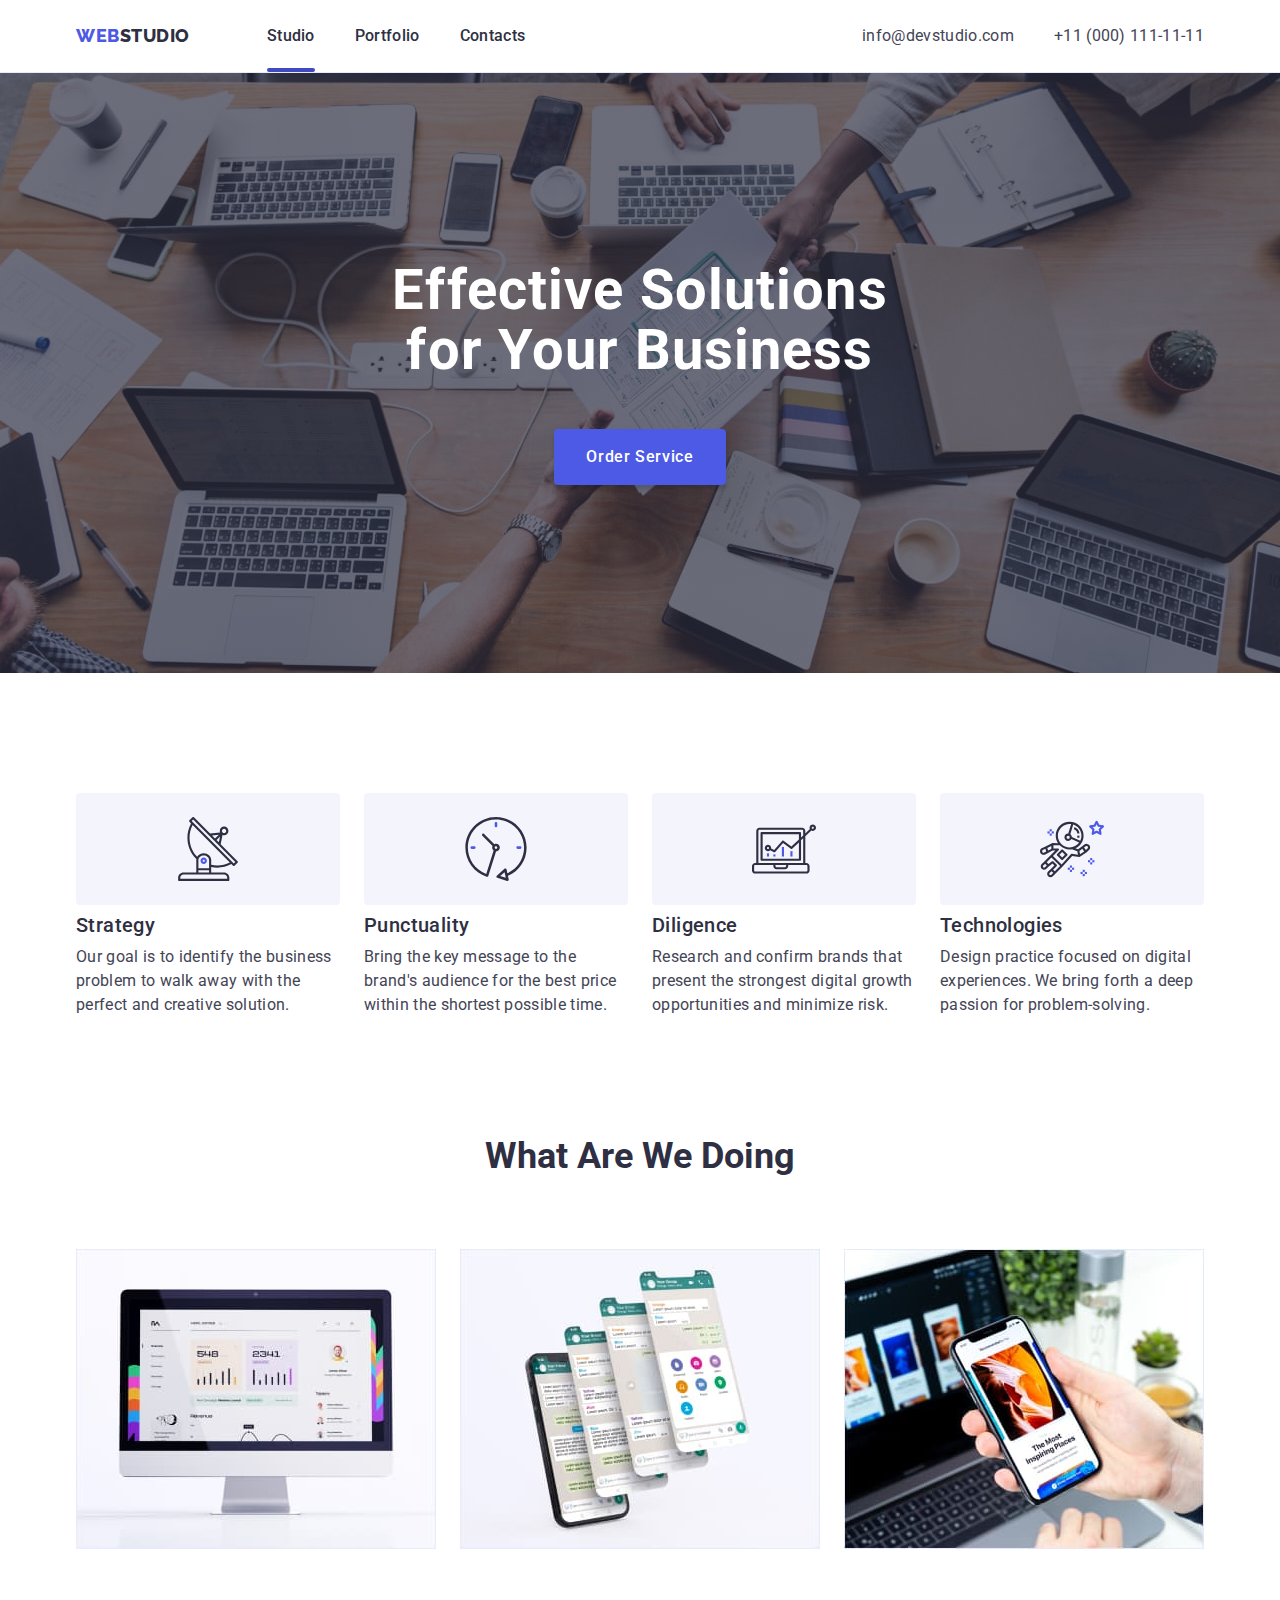
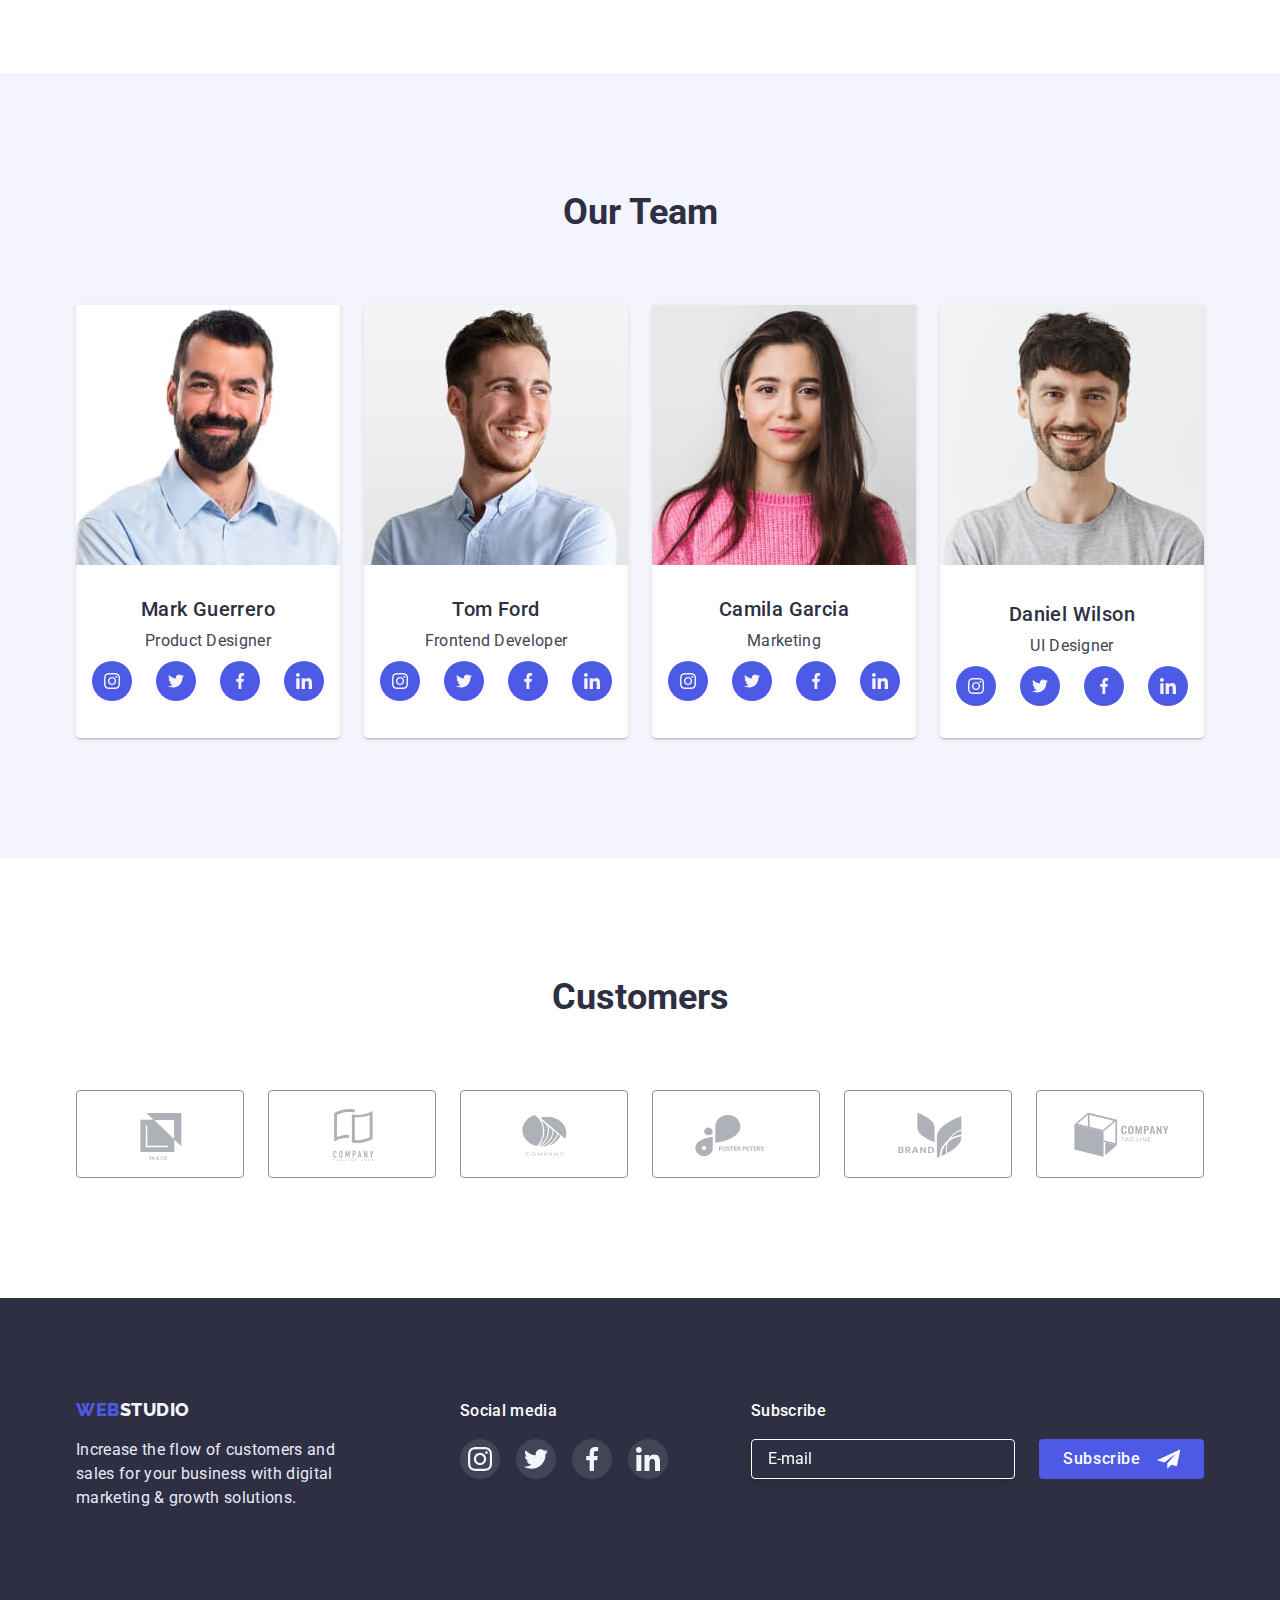
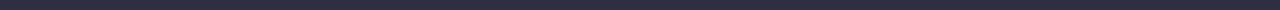
<file: index.html>
<!DOCTYPE html>
<html lang="en">
<head>
    <meta charset="UTF-8">
    <meta http-equiv="X-UA-Compatible" content="IE=edge">
    <meta name="viewport" content="width=, initial-scale=1.0">
    <title>Document</title>
    <link href="https://fonts.googleapis.com/css2?family=Raleway:wght@800&family=Roboto:wght@400;500;700&display=swap"
        rel="stylesheet"
    />
    <link rel="stylesheet" href="https://cdnjs.cloudflare.com/ajax/libs/modern-normalize/0.6.0/modern-normalize.min.css">
    <link rel="stylesheet" href="./css/styles.css" />
</head>
<body class="page">
    <header class="header">
        <div class="container nav-container">
            <nav class="main-nav">
                <a href="./index.html" class="logo-link">
                    <span class="logo-span">Web</span>Studio
                </a>    
                <ul class="site-nav list">
                    <li class="item">
                        <a href="" class="link current">Studio</a>
                    </li>
                    <li class="item">
                        <a href="./portfolio.html" class="link">Portfolio</a>
                    </li>
                    <li class="item">
                        <a href="" class="link">Contacts</a>
                    </li>
                </ul>
            </nav>
            <address>
                <ul class="contact list">
                    <li class="item">
                        <a href="mailto:info@devstudio.com" class="contact-mail">info@devstudio.com</a>
                    </li>
                    <li class="item">
                        <a href="tel:+110001111111" class="contact-number">+11 (000) 111-11-11</a>
                    </li>
                </ul>
            </address>
        </div>
    </header>
    <main>
        <section class="section container-hero">
            <div class="container">
                <h1 class="hero-title">
                    Effective Solutions
                    for Your Business
                </h1>
                <button type="button" class="hero-buttom" data-modal-open>
                    Order Service
                </button>
            </div>    
        </section>
        <section class="section">
            <div class="container">
                <h2 class="section-title title-color invisible-title"></h2>
                <ul class="items list">
                    <li class="item">
                        <div class="advantages-icons list">
                            <svg class="advantages-icon">
                                <use href="./images/symbol-defs.svg#antenna-1"></use>
                            </svg>
                        </div>
                        <h3 class="caption title-color">
                            Strategy
                        </h3>
                        <p class="text">
                            Our goal is to identify the business
                            problem to walk away with the perfect
                            and creative solution.
                        </p>
                    </li>
                    <li class="item">
                        <div class="advantages-icons">
                            <svg class="advantages-icon">
                                <use href="./images/symbol-defs.svg#clock-1"></use>
                            </svg>
                        </div>
                        <h3 class="caption title-color">
                            Punctuality
                        </h3>
                        <p class="text">
                            Bring the key message to the brand's audience for
                            the best price within the shortest possible time.
                        </p>
                    </li>
                    <li class="item">
                        <div class="advantages-icons">
                            <svg class="advantages-icon">
                                <use href="./images/symbol-defs.svg#diagram-1"></use>
                            </svg>
                        </div>
                        <h3 class="caption title-color">
                            Diligence
                        </h3>
                        <p class="text">
                            Research and confirm brands that present the strongest
                            digital growth opportunities and minimize risk.
                        </p>
                    </li>
                    <li class="item">
                        <div class="advantages-icons">
                            <svg class="advantages-icon">
                                <use href="./images/symbol-defs.svg#astronaut-1"></use>
                            </svg>
                        </div>
                        <h3 class="caption title-color">
                            Technologies
                        </h3>
                        <p class="text">
                            Design practice focused on digital experiences. We bring
                            forth a deep passion for problem-solving.
                        </p>
                    </li>
                </ul>
            </div>
        </section>
        <section class="section section-examples">
            <div class="container">
                <h2 class="section-title title-color">
                    What are we doing
                </h2>
                <ul class="work-examples list">
                    <li class="item">
                        <img src="./images/image-1.jpg" alt="web site" width="360" height="300">
                    </li>
                    <li class="item">
                        <img src="./images/image-2.jpg" alt="group on the phone" width="360" height="300">
                    </li>
                    <li class="item">
                        <img src="./images/image-3.jpg" alt="the most inspiring places" width="360" height="300">
                    </li>
                </ul>
            </div>
        </section>
        <section class="team section">
            <div class="container">
                <h2 class="section-title title-color">Our Team</h2>
                <ul class="our-team list">
                    <li class="team-list">
                        <img class="photo-team" src="./images/image-4.jpg" alt="Mark Guerrero" width="264" height="260">
                        <div class="info-team">
                            <h3 class="employee-name caption title-color">Mark Guerrero</h3>
                            <p class="team-text">Product Designer</p>
                            <ul class="team social-networks">
                                <li class="social-item list">
                                    <a class="social-link" href="">
                                        <svg class="social-icon" width="16px" height="16px">
                                            <use href="./images/symbol-defs.svg#instagram-2"></use>
                                        </svg>
                                    </a>
                                </li>
                                <li class="social-item list">
                                    <a class="social-link" href="">
                                        <svg class="social-icon" width="16px" height="16px">
                                            <use href="./images/symbol-defs.svg#twitter-1"></use>
                                        </svg>
                                    </a>
                                </li>
                                <li class="social-item list">
                                    <a class="social-link" href="">
                                        <svg class="social-icon" width="16px" height="16px">
                                            <use href="./images/symbol-defs.svg#facebook-1"></use>
                                        </svg>
                                    </a>
                                </li>
                                <li class="social-item list">
                                    <a class="social-link" href="">
                                        <svg class="social-icon" width="16px" height="16px">
                                            <use href="./images/symbol-defs.svg#linkedin-1"></use>
                                        </svg>
                                    </a>
                                </li>
                            </ul>
                        </div>
                    </li>
                    <li class="team-list">
                        <img class="photo-team" src="./images/image-5.jpg" alt="Tom Ford" width="264" height="260">
                        <div class="info-team">
                            <h3 class="employee-name caption title-color">Tom Ford</h3>
                            <p class="team-text">Frontend Developer</p>
                            <ul class="team social-networks">
                                <li class="social-item list">
                                    <a class="social-link" href="">
                                        <svg class="social-icon all-icons" width="16px" height="16px">
                                            <use href="./images/symbol-defs.svg#instagram-2"></use>
                                        </svg>
                                    </a>
                                </li>
                                <li class="social-item list">
                                    <a class="social-link" href="">
                                        <svg class="social-icon all-icons" width="16px" height="16px">
                                            <use href="./images/symbol-defs.svg#twitter-1"></use>
                                        </svg>
                                    </a>
                                </li>
                                <li class="social-item list">
                                    <a class="social-link" href="">
                                        <svg class="social-icon all-icons" width="16px" height="16px">
                                            <use href="./images/symbol-defs.svg#facebook-1"></use>
                                        </svg>
                                    </a>
                                </li>
                                <li class="social-item list">
                                    <a class="social-link" href="">
                                        <svg class="social-icon all-icons" width="16px" height="16px">
                                            <use href="./images/symbol-defs.svg#linkedin-1"></use>
                                        </svg>
                                    </a>
                                </li>
                            </ul>
                        </div>
                    </li>
                    <li class="team-list">
                        <img class="photo-team" src="./images/image-6.jpg" alt="Camila Garcia" width="264" height="260">
                        <div class="info-team">
                            <h3 class="employee-name caption title-color">Camila Garcia</h3>
                            <p class="team-text">Marketing</p>
                            <ul class="team social-networks">
                                <li class="social-item list">
                                    <a class="social-link" href="">
                                        <svg class="social-icon all-icons" width="16px" height="16px">
                                            <use href="./images/symbol-defs.svg#instagram-2"></use>
                                        </svg>
                                    </a>
                                </li>
                                <li class="social-item list">
                                    <a class="social-link" href="">
                                        <svg class="social-icon all-icons" width="16px" height="16px">
                                            <use href="./images/symbol-defs.svg#twitter-1"></use>
                                        </svg>
                                    </a>
                                </li>
                                <li class="social-item list">
                                    <a class="social-link" href="">
                                        <svg class="social-icon all-icons" width="16px" height="16px">
                                            <use href="./images/symbol-defs.svg#facebook-1"></use>
                                        </svg>
                                    </a>
                                </li>
                                <li class="social-item list">
                                    <a class="social-link" href="">
                                        <svg class="social-icon all-icons" width="16px" height="16px">
                                            <use href="./images/symbol-defs.svg#linkedin-1"></use>
                                        </svg>
                                    </a>
                                </li>
                            </ul>
                        </div>
                    </li>
                    <li class="team-list">
                        <img src="./images/image-7.jpg" alt="Daniel Wilson" width="264" height="260">
                        <div class="info-team">
                            <h3 class="employee-name caption title-color">Daniel Wilson</h3>
                            <p class="team-text">UI Designer</p>
                            <ul class="team social-networks">
                                <li class="social-item list">
                                    <a class="social-link" href="">
                                        <svg class="social-icon all-icons" width="16px" height="16px">
                                            <use href="./images/symbol-defs.svg#instagram-2"></use>
                                        </svg>
                                    </a>
                                </li>
                                <li class="social-item list">
                                    <a class="social-link" href="">
                                        <svg class="social-icon all-icons" width="16px" height="16px">
                                            <use href="./images/symbol-defs.svg#twitter-1"></use>
                                        </svg>
                                    </a>
                                </li>
                                <li class="social-item list">
                                    <a class="social-link" href="">
                                        <svg class="social-icon all-icons" width="16px" height="16px">
                                            <use href="./images/symbol-defs.svg#facebook-1"></use>
                                        </svg>
                                    </a>
                                </li>
                                <li class="social-item list">
                                    <a class="social-link" href="">
                                        <svg class="social-icon all-icons" width="16px" height="16px">
                                            <use href="./images/symbol-defs.svg#linkedin-1"></use>
                                        </svg>
                                    </a>
                                </li>
                            </ul>
                        </div>
                    </li>
                </ul>
            </div>
        </section>
        <section class="section">
            <div class="container">
                <h2 class="section-title title-color">Customers</h2>
                <ul class="customer-item list">
                    <li class="customers-list list">
                        <a href="" class="customers-link">
                            <svg class="customers-icon">
                                <use href="./images/symbol-defs.svg#Logo-5"></use>
                            </svg>
                        </a>
                    </li>
                    <li class="customers-list list">
                        <a href="" class="customers-link">
                            <svg class="customers-icon">
                                <use href="./images/symbol-defs.svg#Logo-4"></use>
                            </svg>
                        </a>
                    </li>
                    <li class="customers-list list">
                       <a href="" class="customers-link">
                            <svg class="customers-icon">
                                <use href="./images/symbol-defs.svg#Logo-3"></use>
                            </svg>
                        </a>
                    </li>
                    <li class="customers-list list">
                        <a href="" class="customers-link">
                            <svg class="customers-icon">
                                <use href="./images/symbol-defs.svg#Logo-2"></use>
                            </svg>
                        </a>
                    </li>
                    <li class="customers-list list">
                        <a href="" class="customers-link">
                            <svg class="customers-icon" >
                                <use href="./images/symbol-defs.svg#Logo-1"></use>
                            </svg>
                        </a>
                    </li>
                    <li class="customers-list list">
                        <a href="" class="customers-link">
                            <svg class="customers-icon">
                                <use href="./images/symbol-defs.svg#Logo"></use>
                            </svg>
                        </a>
                    </li>
                </ul>
            </div>
        </section>
    </main>
    <footer class="footer">
        <div class="container footer-container">
            <div class="footer-block">
                <a href="./index.html" class="footer-logo-link">
                    <span class="logo-span">Web</span><span class="footer-span">Studio
                    </span>
                </a>
                <p class="footer-text">
                    Increase the flow of customers and sales for your
                    business with digital marketing & growth solutions.
                </p>
            </div>
            <div class="footer-networks">
                <p class="nerworks-text">Social media</p>
                <ul class="footer-icons">
                    <li class="footer-item list">
                        <a class="social-link" href="">
                            <svg class="social-icon" width="24px" height="24px">
                                <use href="./images/symbol-defs.svg#instagram-2"></use>
                            </svg>
                        </a>
                    </li>
                    <li class="footer-item list">
                        <a class="social-link" href="">
                            <svg class="social-icon" width="24px" height="24px">
                                <use href="./images/symbol-defs.svg#twitter-1"></use>
                            </svg>
                        </a>
                    </li>
                    <li class="footer-item list">
                        <a class="social-link" href="">
                            <svg class="social-icon" width="24px" height="24px">
                                <use href="./images/symbol-defs.svg#facebook-1"></use>
                            </svg>
                        </a>
                    </li>
                    <li class="footer-item list">
                        <a class="social-link" href="">
                            <svg class="social-icon" width="24px" height="24px">
                                <use href="./images/symbol-defs.svg#linkedin-1"></use>
                            </svg>
                        </a>
                    </li>
                </ul>
            </div>
            <div class="footer-subscribe">
                <p class="text-subscribe">Subscribe</p>
                <form class="form">
                    <label class="footer-label">
                        <input class="email-form" type="email" name="e-mail" placeholder="E-mail">
                    </label>
                    <button class="submit-btn" type="submit">
                        Subscribe
                       <svg class="subscribe-icon" width="24px" height="20px">
                            <use href="./images/symbol-defs.svg#icon-send-1"></use>
                        </svg>
                    </button>
                </form>
            </div>
        </div>
    </footer>
    <div class="backdrop is-hidden" data-modal>
        <div class="modal">
            <form class="modal-form">
                <p class="modal-text">Leave your contacts and we will call you back</p>
                <label class="form-label">
                    <span class="form-text">Name</span>
                    <span class="form-wrapper">
                        <input type="text" class="form-input footer-form" name="name" required>
                        <svg class="form-icon" width="18" height="18">
                            <use href="./images/symbol-defs.svg#person-black-18dp-1-1"></use>
                        </svg>
                    </span>
                </label>
                <label class="form-label">
                    <span class="form-text">Phone</span>
                    <span class="form-wrapper">
                        <input type="tel" class="form-input" name="tel" required>
                        <svg class="form-icon" width="18" height="24">
                            <use href="./images/symbol-defs.svg#phone-black-18dp-1-1"></use>
                        </svg>
                    </span>
                </label>
                <label class="form-label">
                    <span class="form-text">Email</span>
                    <span class="form-wrapper">
                        <input type="email" class="form-input" name="email" required>
                        <svg class="form-icon" width="18" height="24">
                            <use href="./images/symbol-defs.svg#email-black-18dp-1-1"></use>
                        </svg>
                    </span>
                </label>
                <label class="form-label-textarea">
                    <span class="form-text">Comment</span>
                    <textarea class="comment" name="comment" placeholder="Text input"></textarea>
                </label>
                <label class="checkbox-label">
                    <input class="checkbox-input" type="checkbox" name="privacy-policy">
                    <span class="checkbox-icon-span">
                        <svg class="checkbox-icon" width="10" height="8">
                            <use href="./images/symbol-defs.svg#Vector-6-1"></use>
                        </svg>
                    </span>
                    <span class="checkbox-text">I accept the terms and conditions of the <a href="#" class="checkbox-link">Privacy Policy</a>
                    </span>
                </label>
                <button class="form-btn" type="submit">
                    Send
                </button>
            </form>
            <button class="close-modal-bth" type="button" data-modal-close>
                <svg class="close-modal" width="8" height="8">
                    <use href="./images/symbol-defs.svg#Vector-1"></use>
                </svg>
            </button>
        </div>
    </div>
    <script src="./js/modal.js"></script>
</body>
</html>
</file>
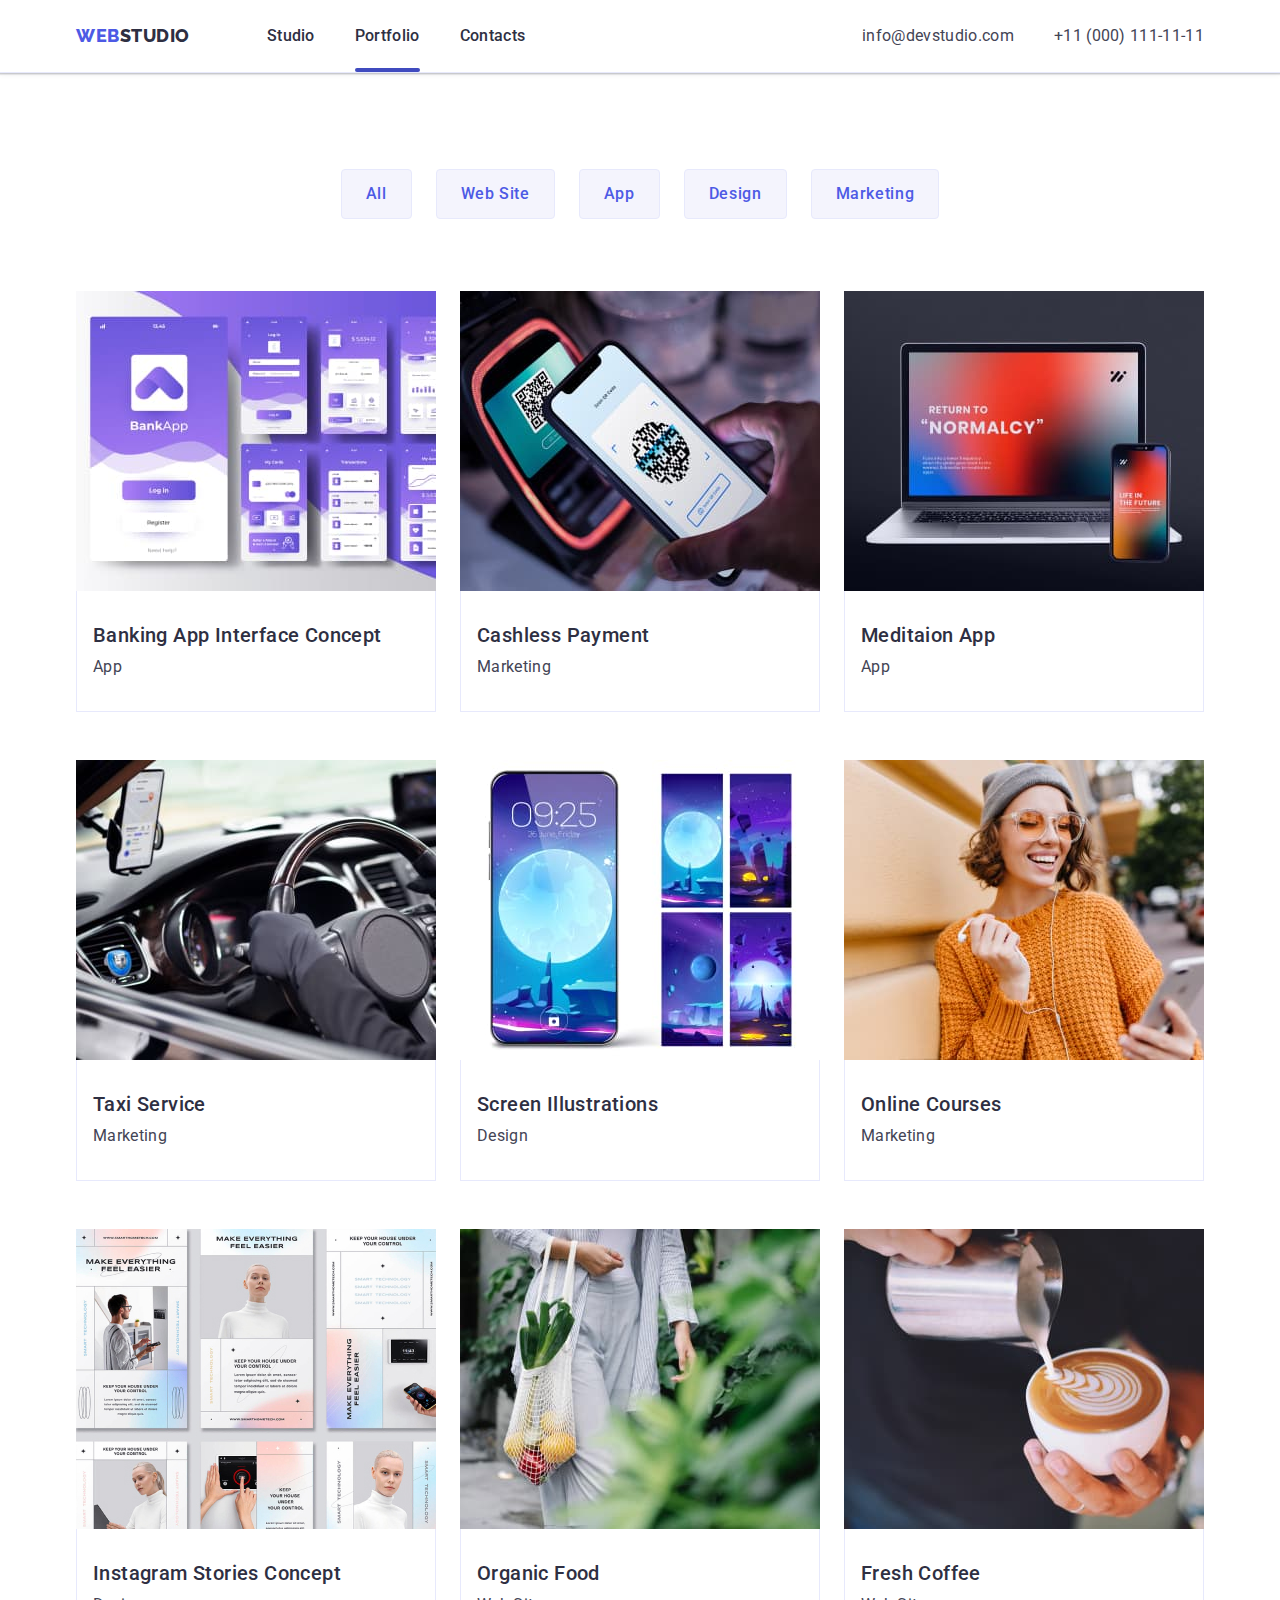
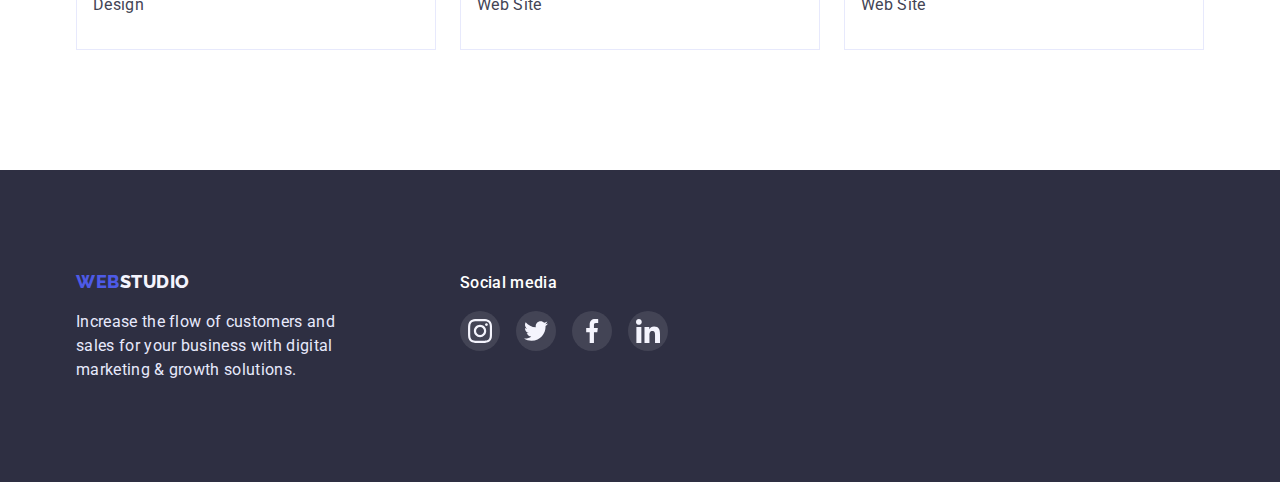
<file: portfolio.html>
<!DOCTYPE html>
<html lang="en">

<head>
    <meta charset="UTF-8">
    <meta http-equiv="X-UA-Compatible" content="IE=edge">
    <meta name="viewport" content="width=, initial-scale=1.0">
    <title>Document</title>
    <link href="https://fonts.googleapis.com/css2?family=Raleway:wght@800&family=Roboto:wght@400;500;700&display=swap"
        rel="stylesheet" />
        <link rel="stylesheet" href="https://cdnjs.cloudflare.com/ajax/libs/modern-normalize/0.6.0/modern-normalize.min.css">
    <link rel="stylesheet" href="./css/styles.css" />
</head>

<body class="page">
    <header class="header">
        <div class="container nav-container">
            <nav class="main-nav">
                <a href="./index.html" class="logo-link">
                    <span class="logo-span">Web</span>Studio
                </a>
                <ul class="site-nav list">
                    <li class="item">
                        <a href="./index.html" class="link">Studio</a>
                    </li>
                    <li class="item">
                        <a href="./portfolio.html" class="link current">Portfolio</a>
                    </li>
                    <li class="item">
                        <a href="" class="link">Contacts</a>
                    </li>
                </ul>
            </nav>
            <address>
                <ul class="contact list">
                    <li class="item">
                        <a href="mailto:info@devstudio.com" class="contact-mail">info@devstudio.com</a>
                    </li>
                    <li class="item">
                        <a href="tel:+110001111111" class="contact-number">+11 (000) 111-11-11</a>
                    </li>
                </ul>
            </address>
        </div>
    </header>
    <main>
        <section class="section-portfolio">
            <div class="container">
                <h1 class="main-examples-title"></h1>
                <ul class="filter list">
                    <li class="item">
                        <button type="button" class="filter-button">All</button>
                    </li>
                    <li class="item">
                        <button type="button" class="filter-button">Web Site</button>
                    </li>
                    <li class="item">
                        <button type="button" class="filter-button">App</button>
                    </li>
                    <li class="item">
                        <button type="button" class="filter-button">Design</button>
                    </li>
                    <li class="item">
                        <button type="button" class="filter-button">Marketing</button>
                    </li>
                </ul>
                <ul class="examples list">
                    <li class="examples-item">
                        <a href="" class="examples-link">
                            <div class="project-thumb">
                                <img class="emamples-images" src="./images/image-8.jpg" alt="banking-app" width="360" height="300">
                                <div class="overlay">
                                    <p class="overlay-text">
                                        14 Stylish and User-Friendly App Design Concepts · Task Manager App · Calorie Tracker App ·
                                        Exotic Fruit Ecommerce App ·Cloud Storage App
                                    </p>
                                </div>
                            </div>
                            <div class="text-border">
                                <h2 class="examples-title title-color">Banking App Interface Concept</h2>
                                <p class="examples-text">App</p>
                            </div>
                        </a>
                    </li>
                    <li class="examples-item">
                        <a href="" class="examples-link">
                            <div class="project-thumb">
                                <img class="emamples-images" src="./images/image-9.jpg" alt="banking-app" width="360" height="300">
                                <div class="overlay">
                                    <p class="overlay-text">
                                        14 Stylish and User-Friendly App Design Concepts · Task Manager App · Calorie Tracker App ·
                                        Exotic Fruit Ecommerce App ·Cloud Storage App
                                    </p>
                                </div>
                            </div>
                            <div class="text-border">
                                <h2 class="examples-title title-color">Cashless Payment</h2>
                                <p class="examples-text">Marketing</p>
                            </div>
                        </a>
                    </li>
                    <li class="examples-item">
                        <a href="" class="examples-link">
                            <div class="project-thumb">
                                <img class="emamples-images" src="./images/image-10.jpg" alt="banking-app" width="360" height="300">
                                <div class="overlay">
                                    <p class="overlay-text">
                                        14 Stylish and User-Friendly App Design Concepts · Task Manager App · Calorie Tracker App ·
                                        Exotic Fruit Ecommerce App ·Cloud Storage App
                                    </p>
                                </div>
                            </div>
                            <div class="text-border">
                                <h2 class="examples-title title-color">Meditaion App</h2>
                                <p class="examples-text">App</p>
                            </div>
                        </a>
                    </li>
                    <li class="examples-item">
                        <a href="" class="examples-link">
                            <div class="project-thumb">
                                <img class="emamples-images" src="./images/image-11.jpg" alt="banking-app" width="360" height="300">
                                <div class="overlay">
                                    <p class="overlay-text">
                                        14 Stylish and User-Friendly App Design Concepts · Task Manager App · Calorie Tracker App ·
                                        Exotic Fruit Ecommerce App ·Cloud Storage App
                                    </p>
                                </div>
                            </div>
                            <div class="text-border">
                                <h2 class="examples-title title-color">Taxi Service</h2>
                                <p class="examples-text">Marketing</p>
                            </div>
                        </a>
                    </li>
                    <li class="examples-item">
                        <a href="" class="examples-link">
                            <div class="project-thumb">
                                <img class="emamples-images" src="./images/image-12.jpg" alt="banking-app" width="360" height="300">
                                <div class="overlay">
                                    <p class="overlay-text">
                                        14 Stylish and User-Friendly App Design Concepts · Task Manager App · Calorie Tracker App ·
                                        Exotic Fruit Ecommerce App ·Cloud Storage App
                                    </p>
                                </div>
                            </div>
                            <div class="text-border">
                                <h2 class="examples-title title-color">Screen Illustrations</h2>
                                <p class="examples-text">Design</p>
                            </div>
                        </a>
                    </li>
                    <li class="examples-item">
                        <a href="" class="examples-link">
                            <div class="project-thumb">
                                <img class="emamples-images" src="./images/image-13.jpg" alt="banking-app" width="360" height="300">
                                <div class="overlay">
                                    <p class="overlay-text">
                                        14 Stylish and User-Friendly App Design Concepts · Task Manager App · Calorie Tracker App ·
                                        Exotic Fruit Ecommerce App ·Cloud Storage App
                                    </p>
                                </div>
                            </div>
                            <div class="text-border">
                                <h2 class="examples-title title-color">Online Courses</h2>
                                <p class="examples-text">Marketing</p>
                            </div>
                        </a>
                    </li>
                    <li class="examples-item">
                        <a href="" class="examples-link">
                            <div class="project-thumb">
                                <img class="emamples-images" src="./images/image-14.jpg" alt="banking-app" width="360" height="300">
                                <div class="overlay">
                                    <p class="overlay-text">
                                        14 Stylish and User-Friendly App Design Concepts · Task Manager App · Calorie Tracker App ·
                                        Exotic Fruit Ecommerce App ·Cloud Storage App
                                    </p>
                                </div>
                            </div>
                            <div class="text-border">
                                <h2 class="examples-title title-color">Instagram Stories Concept</h2>
                                <p class="examples-text">Design</p>
                            </div>
                        </a>
                    </li>
                    <li class="examples-item">
                        <a href="" class="examples-link">
                            <div class="project-thumb">
                                <img class="emamples-images" src="./images/image-15.jpg" alt="banking-app" width="360" height="300">
                                <div class="overlay">
                                    <p class="overlay-text">
                                        14 Stylish and User-Friendly App Design Concepts · Task Manager App · Calorie Tracker App ·
                                        Exotic Fruit Ecommerce App ·Cloud Storage App
                                    </p>
                                </div>
                            </div>
                            <div class="text-border">
                                <h2 class="examples-title title-color">Organic Food</h2>
                                <p class="examples-text">Web Site</p>
                            </div>
                        </a>
                    </li>
                    <li class="examples-item">
                        <a href="" class="examples-link">
                            <div class="project-thumb">
                                <img class="emamples-images" src="./images/image-16.jpg" alt="banking-app" width="360" height="300">
                                <div class="overlay">
                                    <p class="overlay-text">
                                        14 Stylish and User-Friendly App Design Concepts · Task Manager App · Calorie Tracker App ·
                                        Exotic Fruit Ecommerce App ·Cloud Storage App
                                    </p>
                                </div>
                            </div>
                            <div class="text-border">
                                <h2 class="examples-title title-color">Fresh Coffee</h2>
                                <p class="examples-text">Web Site</p>
                            </div>
                        </a>
                    </li>
                </ul>
            </div>
        </section>
    </main>
    <footer class="footer">
        <div class="container footer-container">
           <div class="footer-block">
                <a href="./index.html" class="footer-logo-link">
                    <span class="logo-span">Web</span><span class="footer-span">Studio
                    </span>
                </a>
                <p class="footer-text">
                    Increase the flow of customers and sales for your
                    business with digital marketing & growth solutions.
                </p>
           </div>
            <div class="footer-networks">
                <p class="nerworks-text">Social media</p>
                <ul class="footer-icons">
                    <li class="footer-item list">
                        <a class="social-link" href="">
                            <svg class="social-icon" width="24px" height="24px">
                                <use href="./images/symbol-defs.svg#instagram-2"></use>
                            </svg>
                        </a>
                    </li>
                    <li class="footer-item list">
                        <a class="social-link" href="">
                            <svg class="social-icon" width="24px" height="24px">
                                <use href="./images/symbol-defs.svg#twitter-1"></use>
                            </svg>
                        </a>
                    </li>
                    <li class="footer-item list">
                        <a class="social-link" href="">
                            <svg class="social-icon" width="24px" height="24px">
                                <use href="./images/symbol-defs.svg#facebook-1"></use>
                            </svg>
                        </a>
                    </li>
                    <li class="footer-item list">
                        <a class="social-link" href="">
                            <svg class="social-icon" width="24px" height="24px">
                                <use href="./images/symbol-defs.svg#linkedin-1"></use>
                            </svg>
                        </a>
                    </li>
                </ul>
            </div>
        </div>
    </footer>
</body>

</html>
</file>
<file: css/styles.css>
:root {
    --primary-text-color:#434455;
    --title-text-color:#2E2F42;
    --accent-color:#4D5AE5;
    --background-page: #FFFFFF;
    --accent-portfolio-color: #404BBF;
    --background-team-color: #F4F4FD;
    --p-footer-color:#E7E9FC;
    --hover-button: #404BBF;
    --border:#8E8F99;
    --background-footer-icon:#31D0AA;
    --icons-color:#AFB1B8;
    --timing-function:cubic-bezier(0.4, 0, 0.2, 1);
    --transition-time:250ms;
    --modal:#FCFCFC;
    --backdrop:rgba(46, 47, 66, 0.4);
}
.container {
    width: 1158px;
    padding-left: 15px;
    padding-right: 15px;
    margin: 0 auto;
}
.img {
    display: block;
    max-width: 100%;
    height: auto;
}
.list {
    list-style: none;
    margin: 0;
    padding: 0;
}
p,h1,h2,h3,h4,h5,h6 {
    margin: 0;
}
.header {
    border-bottom: 1px solid var(--p-footer-color);
    box-shadow: 0px 2px 1px rgba(46, 47, 66, 0.08), 0px 1px 1px 
    rgba(46, 47, 66, 0.16), 0px 1px 6px rgba(46, 47, 66, 0.08)
}
.nav-container {
    display: flex;
    align-items: center;
}
.page {
    background-color: var(--background-page);
    color: var(--primary-text-color);
    font-family: 'Roboto',sans-serif;
    font-size: 16px;
}
.logo-link {
    display: block;
    padding: 24px 0px;
    color: var(--title-text-color);
    font-weight: 800;
    font-size: 18px;
    font-family: 'Raleway';
    letter-spacing: 0.03em;
    line-height: 1.33;
    text-decoration: none;
    text-transform: uppercase;
}
.logo-span {
    color: var(--accent-color);
}
.title-color {
    color: var(--title-text-color);
}
.main-nav {
    display: flex;
    align-items: center;
}
.site-nav {
    display: flex;
    margin-left: 77px;
}
.site-nav > .item:not(:last-child) {
    margin-right: 40px;
}

.site-nav .link {
    display: block;
    padding: 24px 0px;
    color: var(--title-text-color);
    font-weight: 500;
    line-height: 1.5;
    letter-spacing: 0.02em;
    text-decoration: none;
    transition: color var(--transition-time) var(--timing-function);
    position: relative;
    
}
.site-nav .link:hover,
.site-nav .link:focus {
    color: var(--accent-color);
}
.current::after {
    content:"";
    position: absolute;
    display: block;
    left: 0;
    bottom: 0;
    width: 100%;
    height: 4px;
    background-color: var(--hover-button);
    border-radius: 2px;
    color: var(--hover-button);
    transition: transform var(--transition-time) var(--timing-function);
}

address {
    margin-left: auto;
}
.contact {
    display: flex;
}
.contact > .item:not(:last-child) {
    margin-right: 40px;
}
.contact-mail,.contact-number {
    display: block;
    padding: 24px 0px;
    color: var(--primary-text-color);
    line-height: 1.5;
    font-style: normal;
    letter-spacing: 0.02em;
    text-decoration: none;
    transition: color var(--transition-time) var(--timing-function);
}
.contact-mail:hover,
.contact-mail:focus {
    color: var(--accent-color);
}
.contact-number:hover,
.contact-number:focus {
    color: var(--accent-color);
}
.section {
    padding: 120px 0px;
}
.container-hero {
    margin: 0 auto;
    padding-top: 188px;
    padding-bottom: 188px;
    background-color: var(--title-text-color);
    background-image: linear-gradient(to right,rgba(46, 47, 66, 0.7),rgba(46, 47, 66, 0.7)),url(../images/people-office.jpg);
    background-position: center;
    background-repeat: no-repeat;
    background-size: cover;
    height: 600px;
    max-width: 1440px;
    text-align: center;
}
.advantages-icons {
    width: 264px;
    height: 112px;
    background-color: var(--background-team-color);
    padding: 24px 100px;
    margin-bottom: 8px;
    border-radius: 4px;
}
.advantages-icon {
    width: 64px;
    height: 64px;
}
.section-title {
    margin-top: 0;
    margin-bottom: 72px;
    font-size: 36px;
    line-height: 1.11;
    text-align: center;
    text-transform: capitalize;
}
.backdrop {
    position: fixed;
    top: 0;
    left: 0;
    width: 100%;
    height: 100%;
    background-color: var(--backdrop);
    transition: var(--transition-time) var(--timing-function);
    transform: scale(1);
}
.backdrop.is-hidden {
    opacity: 0;
    visibility: hidden;
    pointer-events: none;
    transform: scale(0.5);
}
.modal {
    position: absolute;
    top: 50%;
    left: 50%;
    transform: translate(-50%, -50%);
    min-width: 408px;
    min-height: 576px;
    background-color: var(--modal);
    box-shadow: 0px 1px 1px rgba(0, 0, 0, 0.14), 0px 1px 3px rgba(0, 0, 0, 0.12), 0px 2px 1px rgba(0, 0, 0, 0.2);
    border-radius: 4px;
}
.close-modal-bth {
    position: absolute;
    right: 24px;
    top:24px;
    width: 24px;
    height: 24px;
    border-radius: 50%;
    background-color: var(--p-footer-color);
    border: 1px solid rgba(0, 0, 0, 0.1);
    display: flex;
    align-items: center;
    justify-content: center;
    cursor: pointer;
    display: flex;
    align-items: center;
    justify-content: center;
    transition: background-color var(--transition-time) var(--timing-function);
}
.close-modal-bth:hover,
.close-modal-bth:focus {
    background-color: var(--hover-button);
}
.close-modal {
    fill: var(--title-text-color);
    transition: color var(--transition-time) var(--timing-function);
}
.close-modal-bth:hover > .close-modal,
.close-modal-bth:focus > .close-modal {
    fill: var(--background-page);
}
.hero-title {
    margin-top: 0;
    margin-bottom: 48px;
    margin-left: auto;
    margin-right: auto;
    color: var(--background-page);
    width: 496px;
    font-size: 56px;
    line-height: 1.07;
    letter-spacing: 0.02em;
    
}
.hero-buttom {
    padding: 16px 32px;
    min-width: 169px;
    background-color: var(--accent-color);
    color: var(--background-page);
    font-family: inherit;
    line-height: 1.5;
    font-weight: 500;
    font-size: 16px;
    border: none;
    box-shadow: 0px 4px 4px rgba(0, 0, 0, 0.15);
    border-radius: 4px;
    cursor: pointer;
    letter-spacing: 0.04em;
    transition: background-color var(--transition-time) var(--timing-function);
}
.hero-buttom:hover,
.hero-buttom:focus {
    background-color:var(--hover-button);
}
.invisible-title {
    position: absolute;
    width: 1px;
    height: 1px;
    margin: -1px;
    border: 0;
    padding: 0;
    white-space: nowrap;
    clip-path: inset(100%);
    clip: rect(0 0 0 0);
    overflow: hidden;
}
.items {
    display: flex;
}
.items > .item {
    min-width: 264px;
}
.items>.item:not(:last-child) {
    margin-right: 24px;
}
.caption {
    margin-top: 0;
    margin-bottom: 8px;
    font-weight: 500;
    font-size: 20px;
    line-height: 1.2;
    letter-spacing: 0.02em;
}
.items .text {
    line-height: 1.5;
    letter-spacing: 0.02em;
    margin: 0;
}
.work-examples {
    display: flex;
}
.work-examples >.item {
    min-width: 360px;
}
.work-examples > .item:not(:last-child) {
    margin-right: 24px;

}
.section-examples {
    padding-top: 0;
}
.team.section {
    background-color: var(--background-team-color);
}
.our-team {
    display: flex;
}
.our-team > .team-list:not(:last-child) {
    margin-right: 24px;
}
.team.social-networks {
    display: flex;
    gap: 24px;
    padding: 0;
    margin-top: 8px;
}
.social-link {
    width: 40px;
    height: 40px;
    border-radius: 50%;
    background-color: var(--accent-color);
    display: flex;
    align-items: center;
    justify-content: center;
    transition: background-color var(--transition-time) var(--timing-function);
}
.social-link:hover,
.social-link:focus {
    background-color: var(--accent-portfolio-color);
}
.social-icon {
    fill: var(--background-team-color);
}
.team-list {
    width: 264px;
    background: var(--background-page);
    box-shadow: 0px 1px 6px rgba(46, 47, 66, 0.08), 0px 1px 1px rgba(46, 47, 66, 0.16), 0px 2px 1px rgba(46, 47, 66, 0.08);
    border-radius: 0px 0px 4px 4px;
    text-align: center;
}
.photo-team {
    display: block;
}
.our-team .employee-name {
    margin-top: 0px;
    margin-bottom: 8px;
}
.team-text {
    margin-top: 0;
    margin-bottom: 0px;
    line-height: 1.5;
    letter-spacing: 0.02em;
}
.info-team {
    padding: 32px 16px;
}
.customer-item {
    display: flex;
    gap: 24px;
}
.customers-link {
    width: 100%;
    height: 100%;
    display: block;
    border:1px solid var(--border);
    display: flex;
    align-items: center;
    justify-content: center;
    border-radius: 4px;
    transition: border var(--transition-time) var(--timing-function);
}
.customers-icon {
    fill:var(--icons-color);
}
.customers-list {
    width: 168px;
    height: 88px;
}
.customers-icon {
    width: 104px;
    height: 56px;
    transition: fill var(--transition-time) var(--timing-function);
}
.customers-link:hover ,
.customers-link:focus {
    border: 1px solid var(--hover-button);
}
.customers-link:hover .customers-icon,
.customers-link:focus .customers-icon {
    fill:var(--hover-button);
}
.footer {
    padding-top: 100px;
    padding-bottom: 100px;
    background: var(--title-text-color);
}
.footer-container {
    display: flex;
    align-items: baseline;
}
.footer-networks {
    margin-left: 120px;
}
.nerworks-text {
    font-weight: 500;
    line-height: 1.5;
    letter-spacing: 0.02em;
    color: var(--background-page);
    margin-bottom: 16px;
}
.footer-logo-link {
    display: inline-block;
    margin-bottom: 16px;
    color: var(--title-text-color);
    font-family: 'Raleway';
    font-weight: 800;
    font-size: 18px;
    line-height: 1.33;
    text-decoration: none;
    text-transform: uppercase;
    letter-spacing: 0.03em;
}
.footer-text {
    margin: 0;
    width: 264px;
    color: var(--p-footer-color);
    letter-spacing: 0.02em;
    line-height: 1.5;
}
.footer .footer-span {
    color: var(--background-team-color);
}
.footer-icons {
    display: flex;
    gap: 16px;
    padding: 0;
    margin: 0;
}

.footer-item .social-link {
    display: block;
    width: 40px;
    height: 40px;
    border-radius: 50%;
    background-color: rgba(255, 255, 255, 0.1);
    display: flex;
    align-items: center;
    justify-content: center;
    transition: background-color var(--transition-time) var(--timing-function);
}
.footer-item .social-link:hover,
.footer-item .social-link:focus {
    background-color: var(--background-footer-icon);
}
.footer-subscribe {
    margin-left: auto;
}
.form {
    display: flex;
}
.text-subscribe {
    font-weight: 500;
    line-height: 1.5;
    letter-spacing: 0.02em;
    color: var(--background-page);
    margin-bottom: 16px;
}
.email-form {
    width: 264px;
    height: 40px;
    color: var(--background-page);
    border: 1px solid #FFFFFF;
    filter: drop-shadow(0px 4px 4px rgba(0, 0, 0, 0.15));
    border-radius: 4px;
    background-color: var(--title-text-color);
    padding: 8px 0px 8px 16px;
}
.email-form::placeholder {
    color: var(--background-page);
}
.submit-btn {
    display: flex;
    align-items: center;
    margin-left: 24px;
    width: 165px;
    height: 40px;
    font-size: 16px;
    font-weight: 500;
    font-family: inherit;
    background-color: var(--accent-color);
    color: var(--background-page);
    line-height: 1.5;
    letter-spacing: 0.04em;
    border-radius: 4px;
    padding: 8px 24px;
    cursor: pointer;
    border: none;
    transition: background-color var(--transition-time) var(--timing-function);
}
 .submit-btn:hover,
 .submit-btn:focus {
     background-color: var(--hover-button);
 }
.subscribe-icon {
    fill: var(--background-page);
    margin-left: 16px;
}
.modal {
    padding: 72px 24px 24px 24px;
}
.modal-text {
    margin-bottom: 16px;
    font-weight: 500;
    font-size: 16px;
    line-height: 1.5;
    text-align: center;
    letter-spacing: 0.02em;
    color: var(--title-text-color);
}
.form-text {
    font-size: 12px;
    line-height: 1.16;
    letter-spacing: 0.04em;
    color: var(--border);
}
.form-wrapper {
    position: relative;
}
.form-label {
    margin-bottom: 8px;
    display: flex;
    flex-direction: column;
}
.form-label-textarea {
    margin-bottom: 16px;
    display: flex;
    flex-direction: column;
}
.form-icon {
    position: absolute;
    top: 50%;
    left: 16px;
    transform: translateY(-50%);
    fill: var(--title-text-color);
    transition: fill var(--transition-time) var(--timing-function);
}
.form-input:focus + .form-icon {
    fill: var(--accent-color);
} 
.form-icon:hover,
.form-icon:focus {
    fill: var(--accent-color);
}
.form-text {
    margin-bottom: 4px;
}
.form-input {
    outline: none;
    padding: 0px 0px 0px 38px;
    width: 100%;
    height: 40px;
    border: 1px solid rgba(46, 47, 66, 0.4);
    border-radius: 4px;
    transition: var(--border) var(--transition-time) var(--timing-function);
}
.form-input:hover,
.form-input:focus {
    border: 1px solid #4D5AE5;
}
.form-field-textarea {
    margin-bottom: 16px;
}
.comment::placeholder {
    color: var(--backdrop);
}
.comment {
    resize: none;
    padding: 8px 16px;
    font-size: 12px;
    line-height: 1.15;
    letter-spacing: 0.04em;
    width: 100%;
    height: 120px;
    border: 1px solid rgba(46, 47, 66, 0.4);
    border-radius: 4px;
    outline: none;
}
.comment:hover,
.comment:focus {
    border: 1px solid #4D5AE5;
}
 .form-btn {
    display: block;
    cursor: pointer;
    margin: auto;
    font-weight: 500;
    font-size: 16px;
    font-family: inherit;
    line-height: 1.5;
    letter-spacing: 0.04em;
    text-align: center;
    padding: 16px 32px;
    width: 169px;
    height: 56px;
    background: var(--accent-color);
    color: var(--background-page);
    box-shadow: 0px 4px 4px rgba(0, 0, 0, 0.15);
    border: none;
    border-radius: 4px;
    justify-content: center;
    transition: background-color var(--transition-time) var(--timing-function);
 }
 .form-btn:hover,
 .form-btn:focus {
    background-color: var(--hover-button);
 }
 .checkbox-label {
    margin-bottom: 24px;
    display: block;
    display: flex;
    align-items: center;
 }
 .checkbox-text {
    margin-left: 8px;
    font-weight: 400;
    font-size: 12px;
    line-height: 1.15;
    letter-spacing: 0.04em;
    color: var(--border);
 }
 .checkbox-input {
    position: absolute;
    width: 1px;
    height: 1px;
    margin: -1px;
    border: 0;
    padding: 0;
    white-space: nowrap;
    clip-path: inset(100%);
    clip: rect(0 0 0 0);
    overflow: hidden;
 }
 .checkbox-input:checked +.checkbox-icon-span {
    background-color: var(--accent-portfolio-color);
 }
 .checkbox-icon-span {
    display: flex;
    align-items: center;
    justify-content: center;
    width: 16px;
    height: 16px;
    border: 1px solid rgba(46, 47, 66, 0.4);
    border-radius: 2px;
 }
 .checkbox-input:checked + .checkbox-icon-span .checkbox-icon {
    opacity: 1;
    background-color: var(--hover-button);
    fill: var(--background-team-color);
 }
 
.checkbox-icon {
    opacity: 0;
    transition: opacity var(--transition-time) var(--timing-function);
}
.checkbox-link {
    cursor: pointer;
    color: var(--accent-color);
    transition: color var(--transition-time) var(--timing-function);
}
.checkbox-link:hover,
.checkbox-link:focus {
    color: var(--accent-portfolio-color);
}
/* Portfilio */
.main-examples-title {
    position: absolute;
    width: 1px;
    height: 1px;
    margin: -1px;
    border: 0;
    padding: 0;
    white-space: nowrap;
    clip-path: inset(100%);
    clip: rect(0 0 0 0);
    overflow: hidden;
}
.section-portfolio {
    padding-top: 96px;
    padding-bottom: 120px;
}
.filter {
    display: flex;
    justify-content: center;
}
.filter > .item:not(:last-child) {
    margin-right: 24px;
}
.filter-button {
    display: inline-block;
    padding: 12px 24px;
    background: #F4F4FD;
    font-family: inherit;
    font-weight: 500;
    font-size: 16px;
    align-items: center;
    border: 1px solid #E7E9FC;
    border-radius: 4px;
    color: var(--accent-color);
    line-height: 1.5;
    cursor: pointer;
    letter-spacing: 0.04em;
    transition: background-color var(--transition-time) var(--timing-function),
    color var(--transition-time) var(--timing-function),
    border-color var(--transition-time) var(--timing-function),
    box-shadow var(--transition-time) var(--timing-function);
}
.filter-button:hover,
.filter-button:focus {
    background-color: var(--accent-portfolio-color);
    color: var(--background-page);
    border-color: transparent;
    box-shadow: 0px 3px 1px rgba(0, 0, 0, 0.1), 0px 2px 1px rgba(0, 0, 0, 0.08), 0px 2px 2px rgba(0, 0, 0, 0.12);
}
.examples {
    display: flex;
    flex-wrap: wrap;
    margin-top: 72px;
}
.examples-item {
    width: 360px;
    margin-right: 24px;
    margin-bottom: 48px;
}
.examples-link:hover,
.examples-link:focus {
    box-shadow: 0px 1px 6px rgba(46, 47, 66, 0.08), 0px 1px 1px rgba(46, 47, 66, 0.16), 0px 2px 1px rgba(46, 47, 66, 0.08);
}
.examples-item:nth-child(3n) {
    margin-right: 0;
}
.examples-item:nth-last-child(-n + 3) {
    margin-bottom: 0;
}
.examples-link {
    display: block;
    text-decoration: none;
    color: var(--primary-text-color);
    line-height: 1.2;
    transition: box-shadow var(--transition-time) var(--timing-function);
}
.project-thumb {
    position: relative;
    overflow: hidden;
}
.overlay {
    position: absolute;
    left: 0;
    top: 0;
    background-color: var(--accent-color);
    padding: 40px 32px 164px 32px;
    width: 100%;
    height: 100%;
    transform: translateY(100%);
    transition: transform var(--transition-time) var(--timing-function);
}
.examples-link:hover .overlay,
.examples-link:focus .overlay {
    transform: translateY(0);
}
.overlay-text {
    color: var(--background-team-color);
    letter-spacing: 0.02em;
    line-height: 1.5;
}
.emamples-images {
    display: block;
}
.text-border {
    padding: 32px 16px;
    border-left: 1px solid var(--p-footer-color);
    border-right: 1px solid var(--p-footer-color);
    border-bottom: 1px solid var(--p-footer-color);
}
.examples-title {
    margin-top: 0px;
    margin-bottom: 0;
    font-weight: 500;
    font-size: 20px;
    line-height: 1.2;
    letter-spacing: 0.02em; 
}
.examples-text {
    margin-top: 8px;
    margin-bottom: 0;
    line-height: 1.5;
    letter-spacing: 0.02em;
}
</file>
